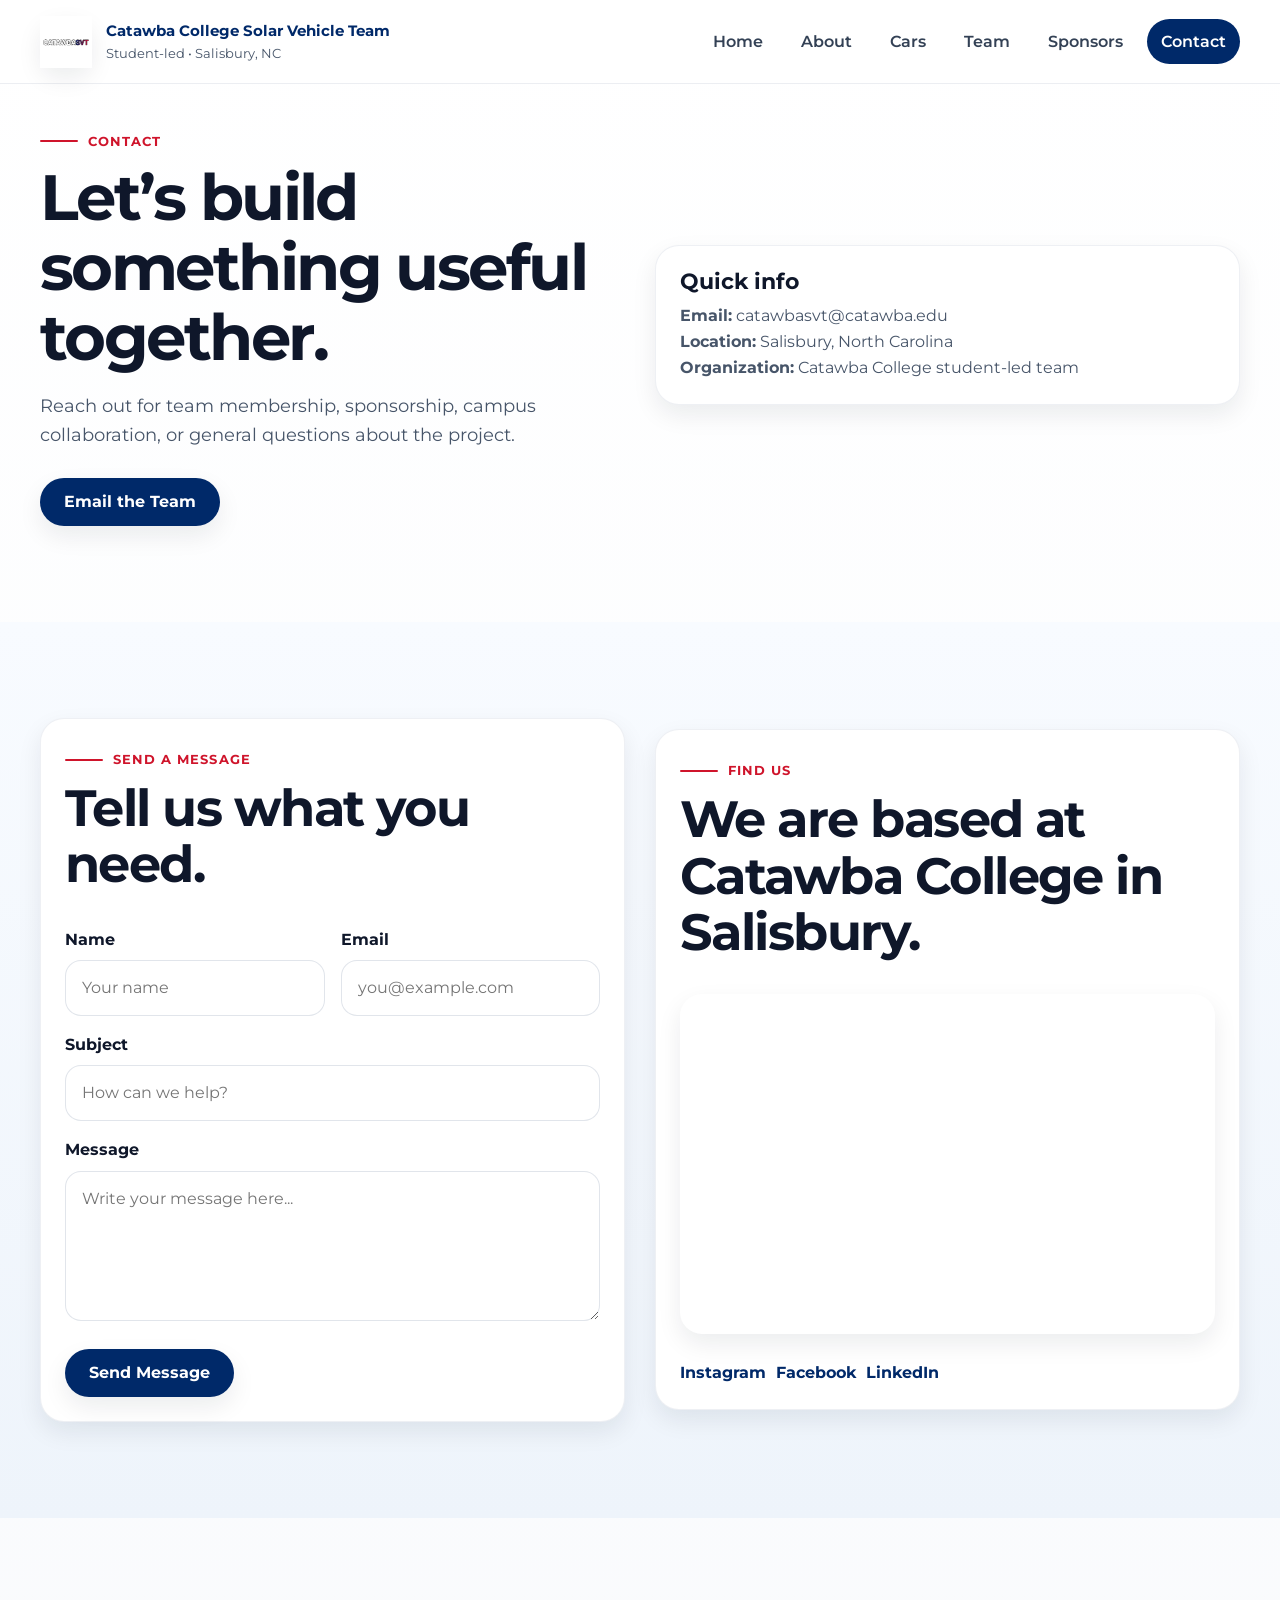
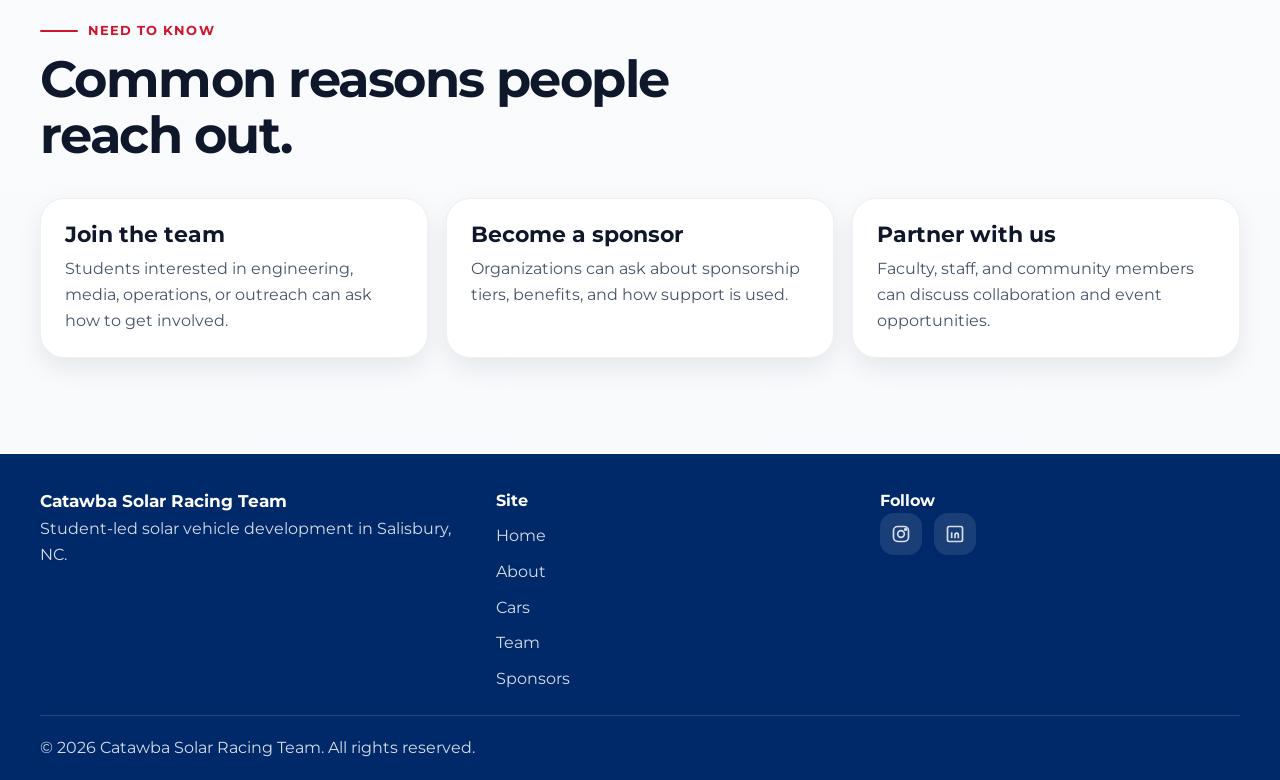
<file: contact.html>
<!DOCTYPE html>
<html lang="en">
<head>
  <meta charset="UTF-8" />
  <meta name="viewport" content="width=device-width, initial-scale=1.0" />
  <title>Contact | Catawba Solar Racing Team</title>
  <link rel="preconnect" href="https://fonts.googleapis.com" />
  <link rel="preconnect" href="https://fonts.gstatic.com" crossorigin />
  <link href="https://fonts.googleapis.com/css2?family=Montserrat:wght@400;500;600;700;800;900&display=swap" rel="stylesheet" />
  <link rel="stylesheet" href="style.css" />
  <script src="script.js" defer></script>
</head>
<body>
  <div id="header-placeholder"></div>

  <main>
    <section class="section" style="padding-top:40px;">
      <div class="container split-grid">
        <div class="reveal">
          <div class="kicker">Contact</div>
          <h1 style="font-size:clamp(2.4rem,5vw,4.4rem);">Let’s build something useful together.</h1>
          <p class="lead" style="margin-top:18px;">
            Reach out for team membership, sponsorship, campus collaboration, or general questions about the project.
          </p>
          <div class="btn-row">
            <a class="btn btn-primary" href="mailto:catawbasvt@catawba.edu">Email the Team</a>
          </div>
        </div>

        <div class="contact-card reveal">
          <h3>Quick info</h3>
          <p><strong>Email:</strong> catawbasvt@catawba.edu</p>
          <p><strong>Location:</strong> Salisbury, North Carolina</p>
          <p><strong>Organization:</strong> Catawba College student-led team</p>
        </div>
      </div>
    </section>

    <section class="section section-alt">
      <div class="container split-grid">
        <div class="contact-card reveal">
          <div class="section-head">
            <div class="kicker">Send a message</div>
            <h2>Tell us what you need.</h2>
          </div>

          <form action="#" method="post">
            <div class="form-grid">
              <div class="form-group">
                <label for="name">Name</label>
                <input id="name" name="name" type="text" placeholder="Your name" />
              </div>
              <div class="form-group">
                <label for="email">Email</label>
                <input id="email" name="email" type="email" placeholder="you@example.com" />
              </div>
              <div class="form-group full">
                <label for="subject">Subject</label>
                <input id="subject" name="subject" type="text" placeholder="How can we help?" />
              </div>
              <div class="form-group full">
                <label for="message">Message</label>
                <textarea id="message" name="message" placeholder="Write your message here..."></textarea>
              </div>
            </div>
            <div class="btn-row">
              <button class="btn btn-primary" type="submit">Send Message</button>
            </div>
          </form>
        </div>

        <div class="contact-card reveal">
          <div class="section-head">
            <div class="kicker">Find us</div>
            <h2>We are based at Catawba College in Salisbury.</h2>
          </div>
          <iframe
            class="map-frame"
            src="https://www.google.com/maps?q=Catawba%20College%20Salisbury%20NC&output=embed"
            loading="lazy"
            referrerpolicy="no-referrer-when-downgrade"
            title="Map to Catawba College"
          ></iframe>

          <div class="mini-links" style="margin-top:18px;">
            <a class="mini-link" href="https://www.instagram.com/catawbasvt/">Instagram</a>
            <a class="mini-link" href="#">Facebook</a>
            <a class="mini-link" href="#">LinkedIn</a>
          </div>
        </div>
      </div>
    </section>

    <section class="section">
      <div class="container">
        <div class="section-head reveal">
          <div class="kicker">Need to know</div>
          <h2>Common reasons people reach out.</h2>
        </div>

        <div class="news-grid">
          <article class="news-card reveal">
            <h3>Join the team</h3>
            <p>Students interested in engineering, media, operations, or outreach can ask how to get involved.</p>
          </article>
          <article class="news-card reveal">
            <h3>Become a sponsor</h3>
            <p>Organizations can ask about sponsorship tiers, benefits, and how support is used.</p>
          </article>
          <article class="news-card reveal">
            <h3>Partner with us</h3>
            <p>Faculty, staff, and community members can discuss collaboration and event opportunities.</p>
          </article>
        </div>
      </div>
    </section>
  </main>

  <footer class="site-footer">
    <div class="container footer-top">
      <div class="footer-brand">
        <strong>Catawba Solar Racing Team</strong>
        <p>Student-led solar vehicle development in Salisbury, NC.</p>
      </div>
      <div class="footer-links">
        <strong>Site</strong>
        <a href="index.html">Home</a>
        <a href="about.html">About</a>
        <a href="cars.html">Cars</a>
        <a href="team.html">Team</a>
        <a href="sponsors.html">Sponsors</a>
      </div>
      <div>
        <strong>Follow</strong>
        <div class="footer-social">
          <a class="social-link" href="https://www.instagram.com/catawbasvt/" target="blank" rel="noopener noreferer" aria-label="Instagram">
            <svg viewBox="0 0 24 24" width="20" height="20" fill="none" stroke="currentColor" stroke-width="2">
              <rect x="3" y="3" width="18" height="18" rx="5"></rect>
              <circle cx="12" cy="12" r="4"></circle>
              <circle cx="17.5" cy="6.5" r="1"></circle>
            </svg>
            </a>
          <a class="social-link" href="https://www.linkedin.com/company/catawbasvt/" target="blank" rel="noopener noreferer" aria-label="LinkedIn">
            <svg viewBox="0 0 24 24" width="20" height="20" fill="none" stroke="currentColor" stroke-width="2">
              <rect x="3" y="3" width="18" height="18" rx="2"></rect>
              <path d="M8 10v7"></path>
              <path d="M8 7v.01"></path>
              <path d="M12 17v-4a2 2 0 0 1 4 0v4"></path>
            </svg>
          </a>
        </div>
      </div>
    </div>
    <div class="container footer-bottom">
      <p>© 2026 Catawba Solar Racing Team. All rights reserved.</p>
    </div>
  </footer>

  <button id="scrollTopBtn" class="scroll-top" aria-label="Scroll to top">↑</button>
</body>
</html>
</file>
<file: style.css>
:root {
  --navy: #002969;
  --red: #CF142B;
  --white: #ffffff;
  --gray-50: #f8fafc;
  --gray-100: #eef2f7;
  --gray-200: #dde5ee;
  --gray-400: #94a3b8;
  --gray-600: #475569;
  --gray-700: #334155;
  --gray-900: #0f172a;
  --shadow: 0 18px 40px rgba(15, 23, 42, 0.12);
  --shadow-soft: 0 10px 24px rgba(15, 23, 42, 0.08);
  --radius: 22px;
  --radius-sm: 16px;
  --max-width: 1200px;
  --header-height: 84px;
}

* {
  box-sizing: border-box;
}

html {
  scroll-behavior: smooth;
}

body {
  margin: 0;
  font-family: "Montserrat", system-ui, -apple-system, BlinkMacSystemFont, "Segoe UI", sans-serif;
  color: var(--gray-900);
  background: linear-gradient(180deg, #ffffff 0%, #f7f9fc 100%);
  line-height: 1.6;
}

img {
  max-width: 100%;
  display: block;
}

a {
  color: inherit;
  text-decoration: none;
}

button,
input,
textarea,
select {
  font: inherit;
}

.container {
  width: min(calc(100% - 32px), var(--max-width));
  margin: 0 auto;
}

.section {
  padding: 96px 0;
  position: relative;
}

.section-tight {
  padding: 72px 0;
}

.section-alt {
  background: linear-gradient(180deg, #f8fbff 0%, #eef4fb 100%);
}

.section-head {
  margin-bottom: 34px;
  max-width: 760px;
}

.kicker {
  display: inline-flex;
  align-items: center;
  gap: 10px;
  color: var(--red);
  font-weight: 700;
  letter-spacing: 0.08em;
  text-transform: uppercase;
  font-size: 0.82rem;
  margin-bottom: 10px;
}

.kicker::before {
  content: "";
  width: 38px;
  height: 2px;
  background: var(--red);
  border-radius: 999px;
}

h1,
h2,
h3,
h4 {
  line-height: 1.1;
  margin: 0;
  color: var(--gray-900);
}

h1 {
  font-size: clamp(2.8rem, 6vw, 5.7rem);
  letter-spacing: -0.04em;
}

h2 {
  font-size: clamp(2rem, 4vw, 3.25rem);
  letter-spacing: -0.03em;
}

h3 {
  font-size: 1.35rem;
}

p {
  margin: 0;
  color: var(--gray-600);
  font-size: 1.02rem;
}

.lead {
  font-size: 1.15rem;
  max-width: 780px;
}

.badge {
  display: inline-flex;
  align-items: center;
  gap: 8px;
  padding: 10px 14px;
  border-radius: 999px;
  background: rgba(0, 41, 105, 0.08);
  color: var(--navy);
  font-weight: 700;
  font-size: 0.92rem;
}

.badge-dot {
  width: 10px;
  height: 10px;
  border-radius: 50%;
  background: var(--red);
  box-shadow: 0 0 0 4px rgba(207, 20, 43, 0.16);
}

.btn-row {
  display: flex;
  flex-wrap: wrap;
  gap: 14px;
  margin-top: 28px;
}

.btn {
  display: inline-flex;
  align-items: center;
  justify-content: center;
  gap: 10px;
  min-height: 48px;
  padding: 0 22px;
  border-radius: 999px;
  border: 2px solid transparent;
  font-weight: 700;
  transition: transform 180ms ease, box-shadow 180ms ease, background-color 180ms ease, color 180ms ease, border-color 180ms ease;
  box-shadow: var(--shadow-soft);
  cursor: pointer;
}

.btn:hover {
  transform: translateY(-3px);
  box-shadow: var(--shadow);
}

.btn-primary {
  background: var(--navy);
  color: white;
}

.btn-primary:hover {
  background: #001f53;
}

.btn-secondary {
  background: white;
  color: var(--navy);
  border-color: rgba(0, 41, 105, 0.16);
}

.btn-secondary:hover {
  border-color: var(--navy);
}

.btn-danger {
  background: var(--red);
  color: white;
}

.btn-danger:hover {
  background: #b90f25;
}

.site-header {
  position: sticky;
  top: 0;
  z-index: 1000;
  height: var(--header-height);
  backdrop-filter: blur(14px);
  background: rgba(255, 255, 255, 0.86);
  border-bottom: 1px solid rgba(148, 163, 184, 0.18);
}

.header-inner {
  height: 100%;
  display: flex;
  align-items: center;
  justify-content: space-between;
  gap: 18px;
}

.brand {
  display: flex;
  align-items: center;
  gap: 14px;
  min-width: 0;
}

.brand-mark {
  width: 52px;
  height: 52px;
  border-radius: 16px;
  display: grid;
  place-items: center;
  background: linear-gradient(145deg, var(--navy), #153d85);
  color: white;
  font-weight: 800;
  letter-spacing: 0.04em;
  box-shadow: var(--shadow-soft);
  flex: none;
}

.brand-text {
  display: flex;
  flex-direction: column;
  min-width: 0;
}

.brand-text strong {
  color: var(--navy);
  font-size: 0.96rem;
  white-space: nowrap;
  overflow: hidden;
  text-overflow: ellipsis;
}

.brand-text small {
  color: var(--gray-600);
  font-size: 0.8rem;
}

.site-nav {
  display: flex;
  align-items: center;
  gap: 10px;
}

.site-nav a {
  padding: 10px 14px;
  border-radius: 999px;
  color: var(--gray-700);
  font-weight: 600;
  transition: background-color 180ms ease, color 180ms ease, transform 180ms ease;
}

.site-nav a:hover {
  color: var(--navy);
  background: rgba(0, 41, 105, 0.08);
  transform: translateY(-1px);
}

.site-nav a.active {
  background: var(--navy);
  color: white;
}

.nav-toggle {
  display: none;
  width: 48px;
  height: 48px;
  border: 0;
  border-radius: 14px;
  background: white;
  box-shadow: var(--shadow-soft);
  padding: 0;
  align-items: center;
  justify-content: center;
  flex-direction: column;
  gap: 5px;
  cursor: pointer;
}

.nav-toggle span {
  width: 20px;
  height: 2px;
  border-radius: 999px;
  background: var(--navy);
  transition: transform 180ms ease, opacity 180ms ease;
}

.hero {
  min-height: calc(100vh - var(--header-height));
  position: relative;
  overflow: hidden;
  display: flex;
  align-items: center;
  background: linear-gradient(135deg, rgba(0, 41, 105, 0.96), rgba(0, 41, 105, 0.84));
  color: white;
}

.hero__bg {
  position: absolute;
  inset: 0;
  background:
    linear-gradient(180deg, rgba(0, 41, 105, 0.72), rgba(0, 41, 105, 0.84)),
    url("https://images.unsplash.com/photo-1473341304170-971dccb5ac1e?auto=format&fit=crop&w=1800&q=80") center center / cover no-repeat;
  transform: translate3d(0, 0, 0) scale(1.08);
  will-change: transform;
}

.hero::after {
  content: "";
  position: absolute;
  inset: auto -10% -140px -10%;
  height: 260px;
  background: radial-gradient(circle, rgba(207, 20, 43, 0.34) 0%, rgba(207, 20, 43, 0) 70%);
  pointer-events: none;
}

.hero .container {
  position: relative;
  z-index: 1;
}

.hero-grid {
  display: grid;
  grid-template-columns: 1.25fr 0.75fr;
  gap: 36px;
  align-items: center;
}

.hero-copy {
  max-width: 760px;
}

.hero h1,
.hero p {
  color: white;
}

.hero p {
  font-size: 1.12rem;
  max-width: 670px;
  margin-top: 18px;
  color: rgba(255, 255, 255, 0.9);
}

.hero .accent {
  color: #ffd7db;
}

.hero-card {
  border-radius: 28px;
  background: rgba(255, 255, 255, 0.12);
  border: 1px solid rgba(255, 255, 255, 0.18);
  box-shadow: 0 20px 50px rgba(0, 0, 0, 0.18);
  padding: 26px;
  backdrop-filter: blur(10px);
}

.hero-card h3 {
  color: white;
  margin-bottom: 14px;
}

.hero-list {
  display: grid;
  gap: 14px;
  margin-top: 18px;
}

.hero-list-item {
  display: flex;
  gap: 12px;
  align-items: flex-start;
}

.hero-list-item .dot {
  margin-top: 8px;
  width: 10px;
  height: 10px;
  background: var(--red);
  border-radius: 50%;
  flex: none;
}

.scroll-indicator {
  position: absolute;
  left: 50%;
  bottom: 24px;
  transform: translateX(-50%);
  z-index: 1;
  display: flex;
  flex-direction: column;
  align-items: center;
  gap: 10px;
  color: rgba(255, 255, 255, 0.84);
  font-size: 0.84rem;
  letter-spacing: 0.06em;
  text-transform: uppercase;
}

.scroll-indicator .mouse {
  width: 24px;
  height: 38px;
  border: 2px solid rgba(255, 255, 255, 0.78);
  border-radius: 999px;
  position: relative;
}

.scroll-indicator .mouse::after {
  content: "";
  position: absolute;
  top: 8px;
  left: 50%;
  width: 4px;
  height: 8px;
  border-radius: 999px;
  background: white;
  transform: translateX(-50%);
  animation: wheel 1.5s infinite;
}

@keyframes wheel {
  0% { opacity: 1; transform: translateX(-50%) translateY(0); }
  80% { opacity: 0; transform: translateX(-50%) translateY(12px); }
  100% { opacity: 0; transform: translateX(-50%) translateY(12px); }
}

.stats-grid {
  display: grid;
  grid-template-columns: repeat(4, minmax(0, 1fr));
  gap: 18px;
}

.stat-card {
  background: white;
  border: 1px solid rgba(148, 163, 184, 0.18);
  border-radius: 24px;
  padding: 26px;
  box-shadow: var(--shadow-soft);
  transition: transform 180ms ease, background-color 180ms ease, color 180ms ease, box-shadow 180ms ease, border-color 180ms ease;
}

.stat-card:hover {
  background: var(--navy);
  color: white;
  transform: translateY(-6px);
  box-shadow: var(--shadow);
}

.stat-card:hover .stat-label,
.stat-card:hover .stat-copy {
  color: rgba(255, 255, 255, 0.82);
}

.stat-card:hover .stat-number {
  color: var(--red);
}

.stat-number {
  font-size: clamp(2.2rem, 4vw, 3rem);
  font-weight: 800;
  color: var(--navy);
  letter-spacing: -0.04em;
}

.stat-label {
  margin-top: 8px;
  font-weight: 700;
  color: var(--gray-900);
}

.stat-copy {
  margin-top: 8px;
  font-size: 0.95rem;
  color: var(--gray-600);
}

.split-grid {
  display: grid;
  grid-template-columns: 1fr 1fr;
  gap: 30px;
  align-items: center;
}

.media-card {
  position: relative;
  border-radius: 28px;
  overflow: hidden;
  min-height: 420px;
  box-shadow: var(--shadow);
  background: #dfe8f4;
}

.media-card img {
  width: 100%;
  height: 100%;
  object-fit: cover;
}

.media-card .overlay {
  position: absolute;
  inset: auto 0 0 0;
  padding: 28px;
  background: linear-gradient(180deg, rgba(15, 23, 42, 0) 0%, rgba(15, 23, 42, 0.78) 100%);
  color: white;
}

.pillars-grid,
.cards-grid,
.team-grid,
.sponsor-grid,
.timeline,
.news-grid,
.footer-grid,
.department-grid,
.benefit-grid {
  display: grid;
  gap: 18px;
}

.pillars-grid {
  grid-template-columns: repeat(4, minmax(0, 1fr));
}

.card,
.pillar,
.member-card,
.sponsor-card,
.news-card,
.timeline-item,
.contact-card,
.info-card,
.tier-card,
.mission-card,
.spec-card {
  border-radius: 24px;
  background: white;
  border: 1px solid rgba(148, 163, 184, 0.16);
  box-shadow: var(--shadow-soft);
}

.pillar,
.member-card,
.sponsor-card,
.news-card,
.contact-card,
.info-card,
.tier-card,
.mission-card,
.spec-card {
  padding: 24px;
  transition: transform 180ms ease, box-shadow 180ms ease, border-color 180ms ease;
}

.pillar:hover,
.member-card:hover,
.sponsor-card:hover,
.news-card:hover,
.contact-card:hover,
.info-card:hover,
.tier-card:hover,
.mission-card:hover,
.spec-card:hover {
  transform: translateY(-5px);
  box-shadow: var(--shadow);
  border-color: rgba(0, 41, 105, 0.18);
}

.pillar-icon,
.card-icon {
  width: 52px;
  height: 52px;
  border-radius: 18px;
  display: grid;
  place-items: center;
  background: rgba(0, 41, 105, 0.08);
  color: var(--navy);
  font-size: 1.35rem;
  margin-bottom: 16px;
}

.pillar h3,
.member-card h3,
.sponsor-card h3,
.news-card h3,
.contact-card h3,
.info-card h3,
.tier-card h3,
.mission-card h3,
.spec-card h3 {
  margin-bottom: 8px;
}

.mini-links {
  display: flex;
  flex-wrap: wrap;
  gap: 10px;
  margin-top: 18px;
}

.mini-link {
  color: var(--navy);
  font-weight: 700;
}

.mini-link:hover {
  color: var(--red);
}

.team-grid {
  grid-template-columns: repeat(4, minmax(0, 1fr));
}

.member-photo {
  width: 100%;
  height: 220px;
  object-fit: cover;
  border-radius: 18px;
  margin-bottom: 18px;
}

.member-meta {
  display: flex;
  flex-wrap: wrap;
  gap: 8px;
  margin: 12px 0 0;
}

.tag {
  display: inline-flex;
  align-items: center;
  padding: 7px 11px;
  border-radius: 999px;
  background: #edf3fb;
  color: var(--navy);
  font-weight: 700;
  font-size: 0.82rem;
}

.sponsor-grid {
  grid-template-columns: repeat(3, minmax(0, 1fr));
}

.sponsor-logo {
  width: 100%;
  min-height: 92px;
  border: 1px dashed rgba(0, 41, 105, 0.2);
  border-radius: 18px;
  display: grid;
  place-items: center;
  color: var(--navy);
  font-weight: 800;
  letter-spacing: 0.04em;
  background: linear-gradient(180deg, #ffffff 0%, #f8fbff 100%);
}

.cta-panel {
  border-radius: 30px;
  padding: 34px;
  background: linear-gradient(135deg, var(--navy), #12397c);
  color: white;
  box-shadow: var(--shadow);
  display: grid;
  grid-template-columns: 1.1fr auto;
  gap: 24px;
  align-items: center;
}

.cta-panel h2,
.cta-panel p {
  color: white;
}

.news-grid {
  grid-template-columns: repeat(3, minmax(0, 1fr));
}

.news-meta {
  display: flex;
  gap: 10px;
  flex-wrap: wrap;
  margin-bottom: 14px;
  color: var(--gray-600);
  font-size: 0.88rem;
}

.timeline {
  grid-template-columns: repeat(4, minmax(0, 1fr));
}

.timeline-item {
  padding: 22px;
  position: relative;
}

.timeline-step {
  width: 40px;
  height: 40px;
  border-radius: 50%;
  background: var(--navy);
  color: white;
  display: grid;
  place-items: center;
  font-weight: 800;
  margin-bottom: 16px;
}

.spec-grid {
  display: grid;
  grid-template-columns: repeat(2, minmax(0, 1fr));
  gap: 18px;
}

.spec-card .spec-value {
  font-size: 1.45rem;
  font-weight: 800;
  color: var(--red);
  margin-bottom: 8px;
}

.gallery-grid {
  display: grid;
  grid-template-columns: repeat(12, 1fr);
  gap: 16px;
}

.gallery-grid img {
  border-radius: 22px;
  object-fit: cover;
  width: 100%;
  height: 100%;
  box-shadow: var(--shadow-soft);
}

.gallery-grid .wide {
  grid-column: span 7;
  height: 320px;
}

.gallery-grid .tall {
  grid-column: span 5;
  height: 320px;
}

.gallery-grid .small {
  grid-column: span 4;
  height: 220px;
}

.gallery-grid .small:nth-child(4),
.gallery-grid .small:nth-child(5),
.gallery-grid .small:nth-child(6) {
  height: 220px;
}

.department-grid {
  grid-template-columns: repeat(2, minmax(0, 1fr));
}

.join-banner {
  padding: 32px;
  border-radius: 28px;
  background: linear-gradient(135deg, rgba(0, 41, 105, 0.08), rgba(207, 20, 43, 0.08));
  border: 1px solid rgba(0, 41, 105, 0.12);
}

.sponsor-tier {
  margin-bottom: 16px;
  color: var(--navy);
  font-weight: 800;
  text-transform: uppercase;
  letter-spacing: 0.08em;
  font-size: 0.8rem;
}

.benefit-grid {
  grid-template-columns: repeat(2, minmax(0, 1fr));
}

.benefit {
  display: flex;
  gap: 14px;
  align-items: flex-start;
  padding: 18px;
  border-radius: 18px;
  background: white;
  border: 1px solid rgba(148, 163, 184, 0.14);
}

.benefit .check {
  width: 26px;
  height: 26px;
  border-radius: 50%;
  background: rgba(207, 20, 43, 0.12);
  color: var(--red);
  display: grid;
  place-items: center;
  flex: none;
  font-weight: 800;
}

.form-grid {
  display: grid;
  grid-template-columns: repeat(2, minmax(0, 1fr));
  gap: 16px;
}

.form-group {
  display: grid;
  gap: 8px;
}

.form-group.full {
  grid-column: 1 / -1;
}

label {
  font-weight: 700;
  color: var(--gray-900);
}

input,
textarea,
select {
  width: 100%;
  padding: 14px 16px;
  border-radius: 16px;
  border: 1px solid rgba(148, 163, 184, 0.28);
  background: white;
  color: var(--gray-900);
  outline: none;
  transition: border-color 180ms ease, box-shadow 180ms ease;
}

input:focus,
textarea:focus,
select:focus {
  border-color: var(--navy);
  box-shadow: 0 0 0 4px rgba(0, 41, 105, 0.12);
}

textarea {
  min-height: 150px;
  resize: vertical;
}

.map-frame {
  width: 100%;
  min-height: 340px;
  border: 0;
  border-radius: 22px;
  box-shadow: var(--shadow-soft);
}

.site-footer {
  padding: 34px 0 20px;
  background: var(--navy);
  color: white;
}

.site-footer p,
.site-footer a {
  color: rgba(255, 255, 255, 0.84);
}

.site-footer a:hover {
  color: white;
}

.footer-top {
  display: grid;
  grid-template-columns: 1.2fr 1fr 1fr;
  gap: 24px;
  padding-bottom: 24px;
  border-bottom: 1px solid rgba(255, 255, 255, 0.14);
}

.footer-brand strong {
  color: white;
  font-size: 1.05rem;
}

.footer-links {
  display: grid;
  gap: 10px;
}

.footer-social {
  display: flex;
  gap: 12px;
  flex-wrap: wrap;
}

.social-link {
  width: 42px;
  height: 42px;
  border-radius: 14px;
  display: grid;
  place-items: center;
  background: rgba(255, 255, 255, 0.1);
  transition: transform 180ms ease, background-color 180ms ease;
}

.social-link:hover {
  transform: translateY(-3px);
  background: rgba(255, 255, 255, 0.18);
}

.footer-bottom {
  display: flex;
  align-items: center;
  justify-content: space-between;
  gap: 16px;
  padding-top: 18px;
  font-size: 0.93rem;
}

.scroll-top {
  position: fixed;
  right: 22px;
  bottom: 22px;
  width: 50px;
  height: 50px;
  border: 0;
  border-radius: 16px;
  background: var(--red);
  color: white;
  box-shadow: var(--shadow);
  display: grid;
  place-items: center;
  cursor: pointer;
  opacity: 0;
  pointer-events: none;
  transform: translateY(10px);
  transition: opacity 180ms ease, transform 180ms ease, background-color 180ms ease;
  z-index: 999;
}

.scroll-top.visible {
  opacity: 1;
  pointer-events: auto;
  transform: translateY(0);
}

.scroll-top:hover {
  background: #b90f25;
  transform: translateY(-3px);
}

.reveal {
  opacity: 0;
  transform: translateY(18px);
  transition: opacity 600ms ease, transform 600ms ease;
}

.reveal.visible {
  opacity: 1;
  transform: translateY(0);
}

.quick-facts {
  display: flex;
  flex-wrap: wrap;
  gap: 12px;
  margin-top: 20px;
}

.fact {
  padding: 12px 14px;
  border-radius: 999px;
  background: white;
  border: 1px solid rgba(148, 163, 184, 0.18);
  color: var(--gray-700);
  font-weight: 700;
}

.note {
  margin-top: 12px;
  font-size: 0.92rem;
  color: var(--gray-400);
}

@media (max-width: 1080px) {
  .hero-grid,
  .split-grid,
  .cta-panel,
  .footer-top {
    grid-template-columns: 1fr;
  }

  .stats-grid,
  .pillars-grid,
  .team-grid,
  .sponsor-grid,
  .news-grid,
  .timeline {
    grid-template-columns: repeat(2, minmax(0, 1fr));
  }

  .department-grid,
  .benefit-grid,
  .spec-grid {
    grid-template-columns: 1fr;
  }

  .gallery-grid .wide,
  .gallery-grid .tall,
  .gallery-grid .small {
    grid-column: span 6;
  }
}

@media (max-width: 820px) {
  :root {
    --header-height: 76px;
  }

  .nav-toggle {
    display: inline-flex;
  }

  .site-nav {
    position: fixed;
    top: var(--header-height);
    left: 16px;
    right: 16px;
    padding: 16px;
    border-radius: 24px;
    background: white;
    box-shadow: var(--shadow);
    border: 1px solid rgba(148, 163, 184, 0.18);
    display: grid;
    gap: 8px;
    transform: translateY(-10px);
    opacity: 0;
    pointer-events: none;
    transition: opacity 180ms ease, transform 180ms ease;
  }

  .site-nav.open {
    opacity: 1;
    pointer-events: auto;
    transform: translateY(0);
  }

  .site-nav a {
    padding: 14px 16px;
    border-radius: 16px;
  }

  .stats-grid,
  .pillars-grid,
  .team-grid,
  .sponsor-grid,
  .news-grid,
  .timeline,
  .gallery-grid,
  .form-grid {
    grid-template-columns: 1fr;
  }

    .gallery-grid .wide,
    .gallery-grid .tall,
    .gallery-grid .small {
      grid-column: span 1;
      height: 240px;
    }

    .footer-bottom {
      flex-direction: column;
      align-items: flex-start;
    }

    h1 {
      font-size: clamp(2.5rem, 12vw, 4.4rem);
    }
  }

  .sponsor-marquee {
  width: 100%;
  overflow: hidden;
  position: relative;
  padding: 30px 0;
}

.sponsor-track {
  display: flex;
  align-items: center;
  gap: 80px;
  width: max-content;
  animation: sponsorScroll 10s linear infinite;
}

.sponsor-track img {
  height: 130px;
  width: 200px;
  object-fit: contain;
  flex-shrink: 0;
  filter: grayscale(0%);
  opacity: 0.95;
  transition: transform 0.3s ease;
}

.sponsor-track img:hover {
  transform: scale(1.08);
}

@keyframes sponsorScroll {
  from {
    transform: translateX(0);
  }

  to {
    transform: translateX(-50%);
  }
}

.brand-mark img {
  width: 200px;   
  height: auto;
}
</file>
